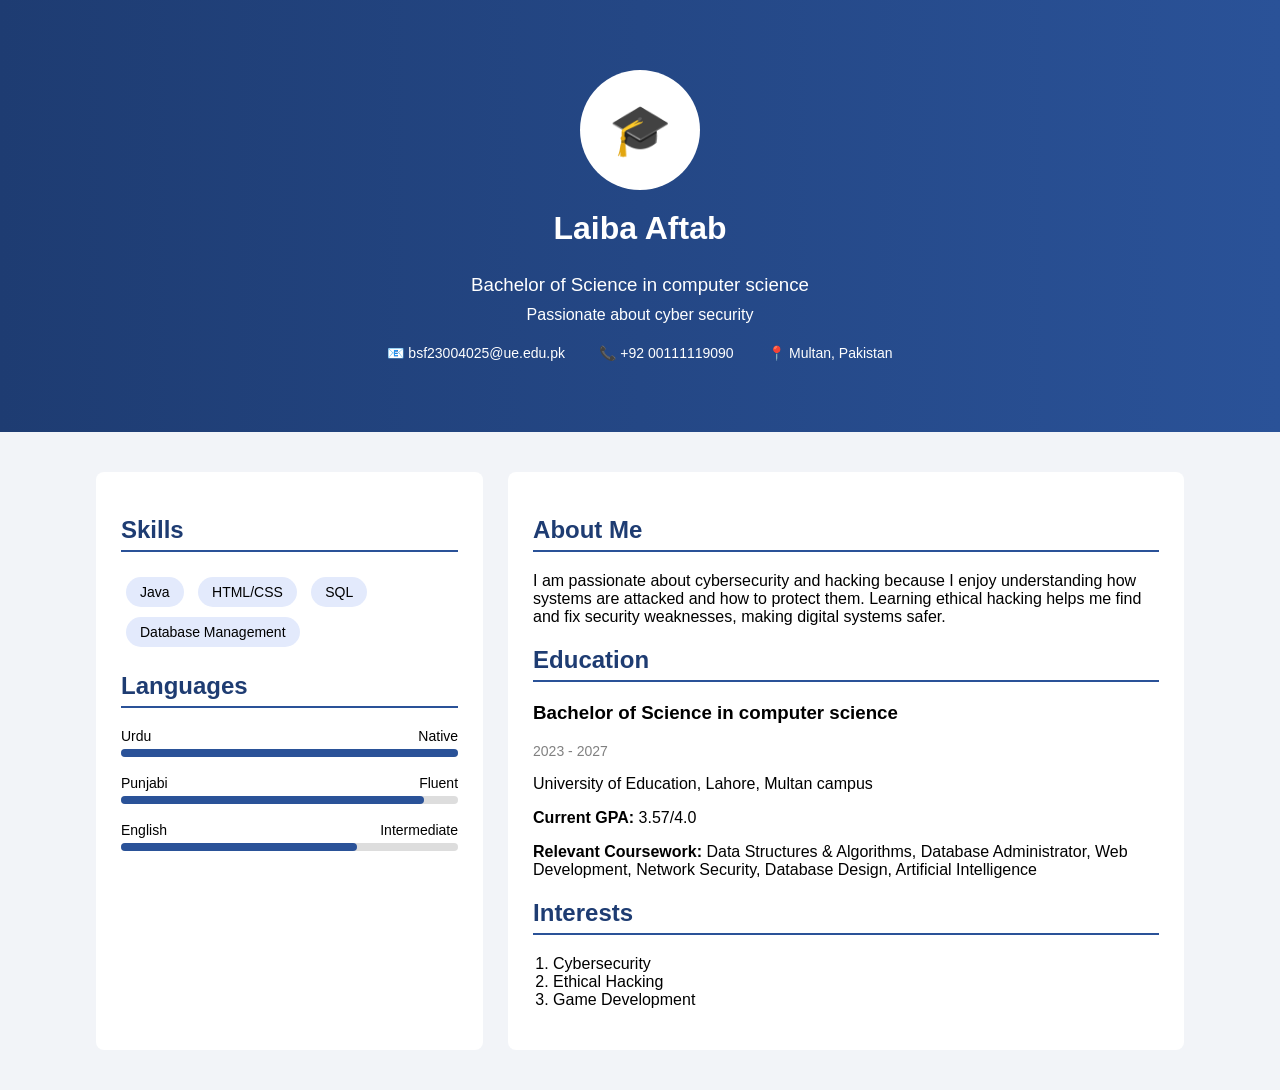
<file: index.html>
<!DOCTYPE html>
<html lang="en">
<head>
    <meta charset="UTF-8">
    <title>Laiba Aftab - Profile</title>
    <meta name="viewport" content="width=device-width, initial-scale=1.0">
    <link rel="stylesheet" href="style.css">
</head>
<body>

<!-- HEADER -->
<section class="header">
    <div class="header-content">
        <div class="profile-icon">🎓</div>
        <h1>Laiba Aftab</h1>
        <h3>Bachelor of Science in computer science</h3>
        <p class="tagline">
            Passionate about cyber security
        </p>

        <div class="contact">
            <span>📧 bsf23004025@ue.edu.pk</span>
            <span>📞 +92 00111119090</span>
            <span>📍 Multan, Pakistan</span>
        </div>
    </div>
</section>

<!-- MAIN SECTION -->
<div class="main">

    <!-- LEFT COLUMN -->
    <div class="left-card">

        <h2 class="title">Skills</h2>
        <div class="skills">
            <span>Java</span>
            <span>HTML/CSS</span>
            <span>SQL</span>
            <span>Database Management</span>
        </div>

        <h2 class="title">Languages</h2>

        <div class="language">
            <div class="lang-text">
                <span>Urdu</span>
                <span>Native</span>
            </div>
            <div class="bar"><div class="fill" style="width:100%"></div></div>
        </div>

        <div class="language">
            <div class="lang-text">
                <span>Punjabi</span>
                <span>Fluent</span>
            </div>
            <div class="bar"><div class="fill" style="width:90%"></div></div>
        </div>

        <div class="language">
            <div class="lang-text">
                <span>English</span>
                <span>Intermediate</span>
            </div>
            <div class="bar"><div class="fill" style="width:70%"></div></div>
        </div>

       <!--  <h2 class="title">Certifications</h2>
        <ul class="cert">
            <li>Intro to Frontend Development From Meta</li>
            <li>Version Control From Meta</li>
            <li>Active Listening From Coursera Instructor Network</li>
            <li>Tailwind CSS from Scrimba</li> -->
        </ul>

    </div>

    <!-- RIGHT COLUMN -->
    <div class="right-card">

        <h2 class="title">About Me</h2>
        <p>
       I am passionate about cybersecurity and hacking because I enjoy understanding how systems are attacked and how to protect them. Learning ethical hacking helps me find and fix security weaknesses, making digital systems safer.
        </p>

        <h2 class="title">Education</h2>
        <h3>Bachelor of Science in computer science</h3>
        <p class="edu-year">2023 - 2027</p>
        <p>University of Education, Lahore, Multan campus</p>
        <p><strong>Current GPA:</strong> 3.57/4.0</p>
        <p><strong>Relevant Coursework:</strong>
        Data Structures & Algorithms, Database Administrator,
        Web Development, Network Security, Database Design,
        Artificial Intelligence</p>

        <h2 class="title">Interests</h2>
        <ol class="interest">
            <li>Cybersecurity </li>
            <li>Ethical Hacking</li>
            <li>Game Development</li>
        </ol>

    </div>

</div>

</body>
</html>
</file>
<file: style.css>
body {
    margin: 0;
    font-family: 'Segoe UI', sans-serif;
    background-color: #f2f4f8;
}

/* HEADER */
.header {
    background: linear-gradient(to right, #1e3c72, #2a5298);
    color: white;
    padding: 70px 0;
}

.header-content {
    width: 80%;
    margin: auto;
    text-align: center;
}

.profile-icon {
    width: 120px;
    height: 120px;
    border-radius: 50%;
    background: white;
    color: #2a5298;
    font-size: 50px;
    display: flex;
    align-items: center;
    justify-content: center;
    margin: auto;
}

.header h1 {
    margin-top: 20px;
    font-size: 32px;
}

.header h3 {
    font-weight: normal;
    margin: 5px 0;
}

.tagline {
    margin-top: 10px;
}

.contact {
    margin-top: 20px;
}

.contact span {
    margin: 0 15px;
    font-size: 14px;
}

/* MAIN LAYOUT */
.main {
    width: 85%;
    margin: 40px auto;
    display: flex;
    gap: 25px;
}

/* CARDS */
.left-card, .right-card {
    background: white;
    padding: 25px;
    border-radius: 8px;
}

.left-card {
    width: 35%;
}

.right-card {
    width: 65%;
}

/* BLUE BORDER UNDER TITLES */
.title {
    border-bottom: 2px solid #2a5298;
    padding-bottom: 6px;
    margin-bottom: 20px;
    color: #1e3c72;
}

/* SKILLS */
.skills span {
    display: inline-block;
    background: #e3eafc;
    padding: 7px 14px;
    margin: 5px;
    border-radius: 20px;
    font-size: 14px;
}

/* LANGUAGES */
.language {
    margin-bottom: 18px;
}

.lang-text {
    display: flex;
    justify-content: space-between;
    font-size: 14px;
}

.bar {
    background: #ddd;
    height: 8px;
    border-radius: 20px;
    margin-top: 5px;
}

.fill {
    height: 8px;
    background: #2a5298;
    border-radius: 20px;
}

/* EDUCATION */
.edu-year {
    color: gray;
    font-size: 14px;
}

/* LISTS */
.cert, .interest {
    padding-left: 20px;
}

/* RESPONSIVE */
@media(max-width: 768px){
    .main {
        flex-direction: column;
    }
    .left-card, .right-card {
        width: 80%;
    }

}
</file>
